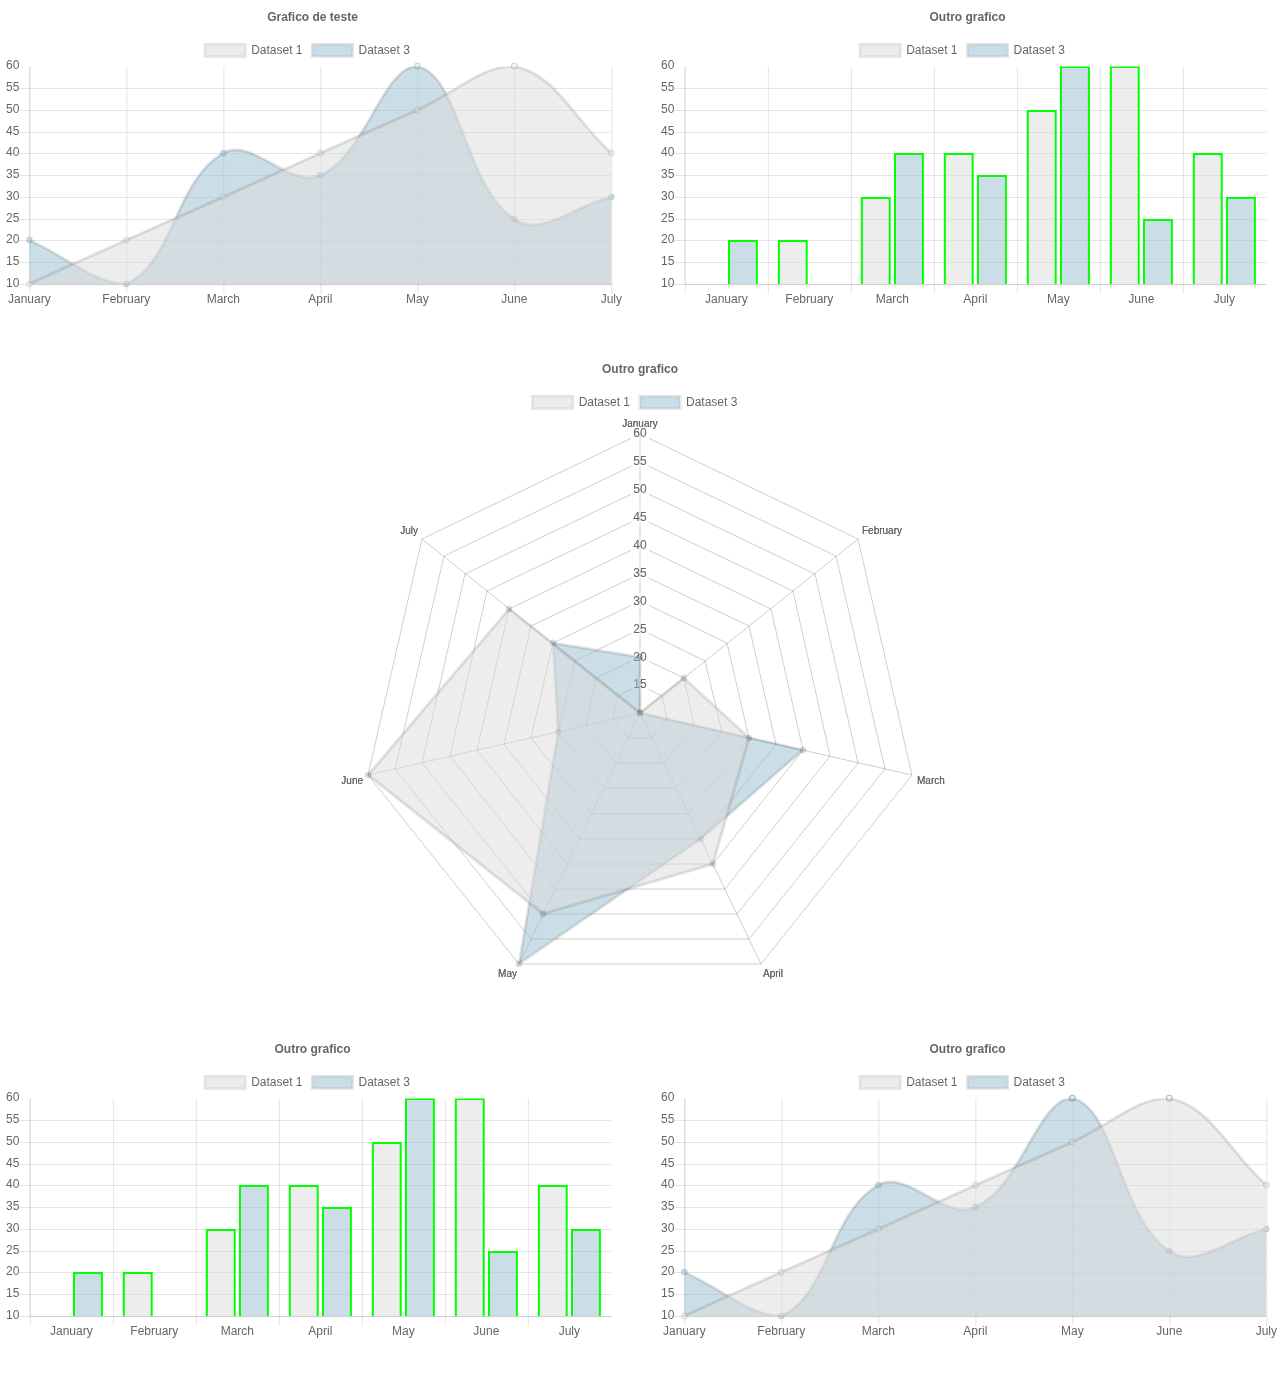
<file: assets/index.html>
<!DOCTYPE html>
<html lang="en">
  <head>
    <meta charset="utf-8">
    <meta http-equiv="X-UA-Compatible" content="IE=edge">
    <meta name="viewport" content="width=device-width, initial-scale=1">
    <!-- The above 3 meta tags *must* come first in the head; any other head content must come *after* these tags -->
    <title>Bootstrap 101 Template</title>

    <!-- Bootstrap -->
    <link rel="stylesheet" href="https://maxcdn.bootstrapcdn.com/bootstrap/3.3.7/css/bootstrap.min.css" integrity="sha384-BVYiiSIFeK1dGmJRAkycuHAHRg32OmUcww7on3RYdg4Va+PmSTsz/K68vbdEjh4u" crossorigin="anonymous">

    <script src="https://ajax.googleapis.com/ajax/libs/jquery/1.12.4/jquery.min.js"></script>

    <script src="Chart.min.js"></script>
    <script src="grafico.js"></script>

    <style>
      .linha{
        margin-bottom: 4rem;
      }
    </style>

  </head>
  <body>
    
<div class="row linha">
  <!-- Bloco de um grafico -->
  <!-- ////////////////////////////////////////////////////////////////// -->
  <div>
    <canvas id="grafico1"></canvas>
    <script>geraGrafico(6,"Grafico de teste","line","grafico1");</script>
  </div>
  <!-- //////////////////////////////////////////////////////////////////// -->
    
  <!-- Bloco de um grafico -->
  <!-- ////////////////////////////////////////////////////////////////// -->
  <div>
    <canvas id="grafico2"></canvas>
    <script>geraGrafico(6,"Outro grafico","bar","grafico2");</script>
  </div>
  <!-- //////////////////////////////////////////////////////////////////// -->

 
</div>

<div class="row linha">
   <!-- Bloco de um grafico -->
  <!-- ////////////////////////////////////////////////////////////////// -->
  <div>
    <canvas id="grafico5"></canvas>
    <script>geraGrafico(12,"Outro grafico","radar","grafico5");</script>
  </div>
  <!-- //////////////////////////////////////////////////////////////////// -->
</div>

<div class="row linha">
   <!-- Bloco de um grafico -->
  <!-- ////////////////////////////////////////////////////////////////// -->
  <div>
    <canvas id="grafico3"></canvas>
    <script>geraGrafico(6,"Outro grafico","bar","grafico3");</script>
  </div>
  <!-- //////////////////////////////////////////////////////////////////// -->

  <!-- Bloco de um grafico -->
  <!-- ////////////////////////////////////////////////////////////////// -->
  <div>
    <canvas id="grafico4"></canvas>
    <script>geraGrafico(6,"Outro grafico","line","grafico4");</script>
  </div>
  <!-- //////////////////////////////////////////////////////////////////// -->

</div>

    <!-- Include all compiled plugins (below), or include individual files as needed -->
    <script src="https://maxcdn.bootstrapcdn.com/bootstrap/3.3.7/js/bootstrap.min.js" integrity="sha384-Tc5IQib027qvyjSMfHjOMaLkfuWVxZxUPnCJA7l2mCWNIpG9mGCD8wGNIcPD7Txa" crossorigin="anonymous"></script>

    
    
  </body>
</html>
</file>
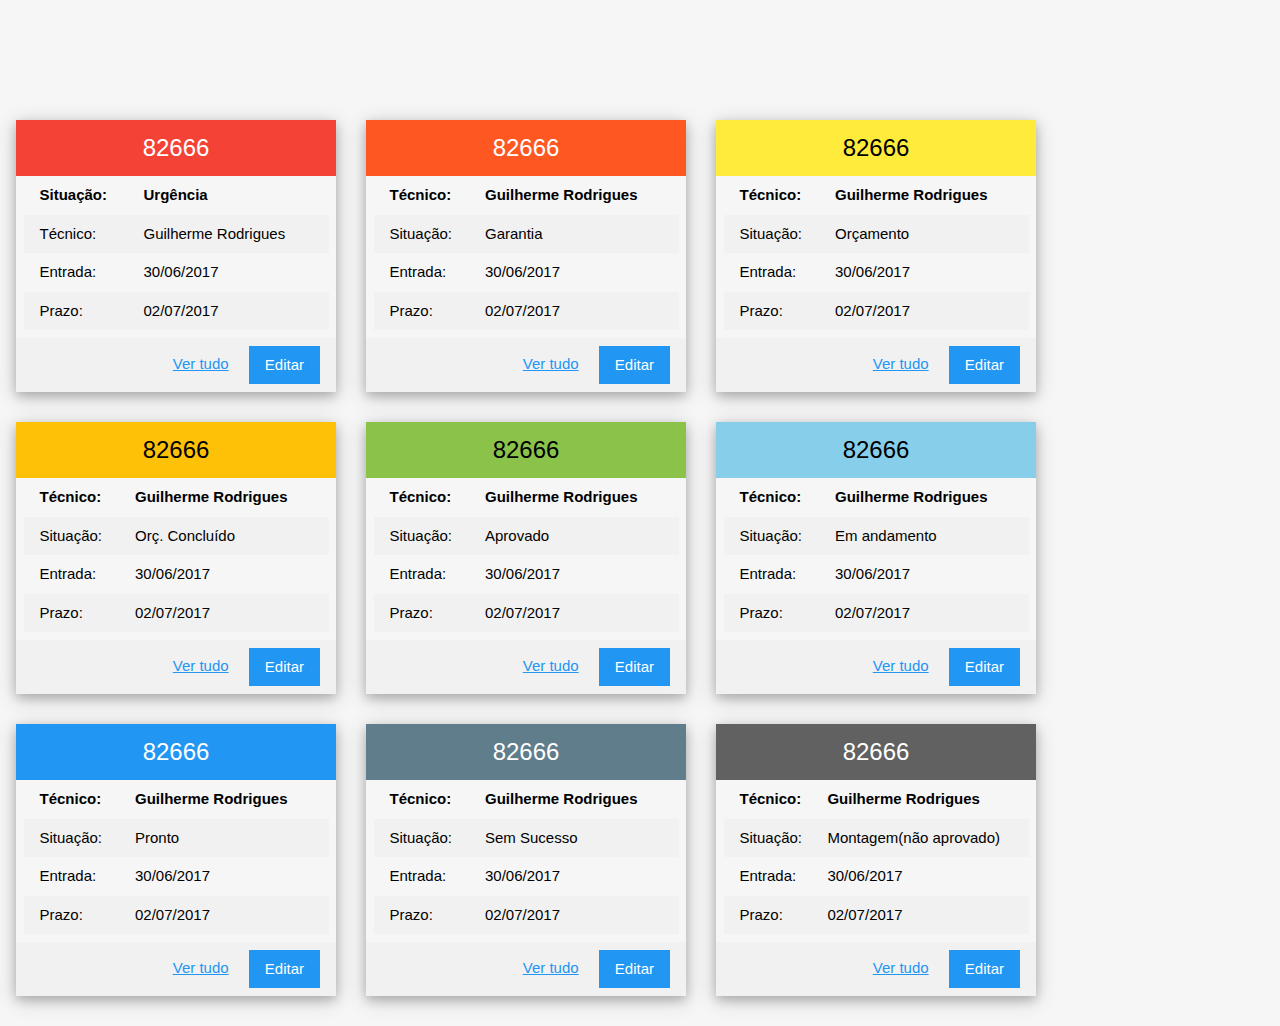
<file: views/cores-fases.html>
<!DOCTYPE html>
<html lang="pt-br">
<head>
    <meta charset="UTF-8">
    <meta name="viewport" content="width=device-width, initial-scale=1.0">
    <meta http-equiv="X-UA-Compatible" content="ie=edge">
    <title>Document</title>
    <link rel="stylesheet" href="../assets/css/w3.css">
    <link rel="stylesheet" href="../assets/css/estilo.css">
    <link rel="stylesheet" href="../assets/fonts/font-awesome/css/font-awesome.min.css">
</head>

<body>

    

    <main>

        <div class="w3-container">
                <div class="card-ordem w3-card-4"><!-- inicio .card-ordem -->
                    <div class="card-ordem-head w3-red"><h3>82666</h3></div>
                    <div class="card-ordem-body">
                        <table class="w3-table w3-striped">
                            <tr style="font-weight:bold;">
                                <td>Situação:</td>
                                <td>Urgência</td>
                            </tr>
                            <tr>
                                <td>Técnico:</td>
                                <td>Guilherme Rodrigues</td>
                            </tr>
                            <tr>
                                <td>Entrada:</td>
                                <td>30/06/2017</td>
                            </tr>
                            <tr>
                                <td>Prazo:</td>
                                <td>02/07/2017</td>
                            </tr>
                        </table>
                    </div>
                    <div class="card-ordem-footer w3-light-grey w3-padding">
                        <a href="index.php?req=controller_ver-ordem" class="w3-text-blue">Ver tudo</a>
                        <a href="index.php?req=controller_editar-ordem" class="w3-button w3-blue w3-margin-left">Editar</a>
                    </div>
                </div><!-- fim .card-ordem -->  
                
                <div class="card-ordem w3-card-4"><!-- inicio .card-ordem -->
                    <div class="card-ordem-head w3-deep-orange"><h3>82666</h3></div>
                    <div class="card-ordem-body">
                        <table class="w3-table w3-striped">
                            <tr>
                                <td>Técnico:</td>
                                <td>Guilherme Rodrigues</td>
                            </tr>
                            <tr>
                                <td>Situação:</td>
                                <td>Garantia</td>
                            </tr>
                            <tr>
                                <td>Entrada:</td>
                                <td>30/06/2017</td>
                            </tr>
                            <tr>
                                <td>Prazo:</td>
                                <td>02/07/2017</td>
                            </tr>
                        </table>
                    </div>
                    <div class="card-ordem-footer w3-light-grey w3-padding">
                        <a href="index.php?req=controller_ver-ordem" class="w3-text-blue">Ver tudo</a>
                        <a href="index.php?req=controller_editar-ordem" class="w3-button w3-blue w3-margin-left">Editar</a>
                    </div>
                </div><!-- fim .card-ordem -->

                
            <div class="card-ordem w3-card-4"><!-- inicio .card-ordem -->
                    <div class="card-ordem-head w3-yellow"><h3>82666</h3></div>
                    <div class="card-ordem-body">
                        <table class="w3-table w3-striped">
                            <tr>
                                <td>Técnico:</td>
                                <td>Guilherme Rodrigues</td>
                            </tr>
                            <tr>
                                <td>Situação:</td>
                                <td>Orçamento</td>
                            </tr>
                            <tr>
                                <td>Entrada:</td>
                                <td>30/06/2017</td>
                            </tr>
                            <tr>
                                <td>Prazo:</td>
                                <td>02/07/2017</td>
                            </tr>
                        </table>
                    </div>
                    <div class="card-ordem-footer w3-light-grey w3-padding">
                        <a href="index.php?req=controller_ver-ordem" class="w3-text-blue">Ver tudo</a>
                        <a href="index.php?req=controller_editar-ordem" class="w3-button w3-blue w3-margin-left">Editar</a>
                    </div>
                </div><!-- fim .card-ordem -->

                <div class="card-ordem w3-card-4"><!-- inicio .card-ordem -->
                    <div class="card-ordem-head w3-amber"><h3>82666</h3></div>
                    <div class="card-ordem-body">
                        <table class="w3-table w3-striped">
                            <tr>
                                <td>Técnico:</td>
                                <td>Guilherme Rodrigues</td>
                            </tr>
                            <tr>
                                <td>Situação:</td>
                                <td>Orç. Concluído</td>
                            </tr>
                            <tr>
                                <td>Entrada:</td>
                                <td>30/06/2017</td>
                            </tr>
                            <tr>
                                <td>Prazo:</td>
                                <td>02/07/2017</td>
                            </tr>
                        </table>
                    </div>
                    <div class="card-ordem-footer w3-light-grey w3-padding">
                        <a href="index.php?req=controller_ver-ordem" class="w3-text-blue">Ver tudo</a>
                        <a href="index.php?req=controller_editar-ordem" class="w3-button w3-blue w3-margin-left">Editar</a>
                    </div>
                </div><!-- fim .card-ordem -->

                <div class="card-ordem w3-card-4"><!-- inicio .card-ordem -->
                    <div class="card-ordem-head w3-light-green"><h3>82666</h3></div>
                    <div class="card-ordem-body">
                        <table class="w3-table w3-striped">
                            <tr>
                                <td>Técnico:</td>
                                <td>Guilherme Rodrigues</td>
                            </tr>
                            <tr>
                                <td>Situação:</td>
                                <td>Aprovado</td>
                            </tr>
                            <tr>
                                <td>Entrada:</td>
                                <td>30/06/2017</td>
                            </tr>
                            <tr>
                                <td>Prazo:</td>
                                <td>02/07/2017</td>
                            </tr>
                        </table>
                    </div>
                    <div class="card-ordem-footer w3-light-grey w3-padding">
                        <a href="index.php?req=controller_ver-ordem" class="w3-text-blue">Ver tudo</a>
                        <a href="index.php?req=controller_editar-ordem" class="w3-button w3-blue w3-margin-left">Editar</a>
                    </div>
                </div><!-- fim .card-ordem -->

                <div class="card-ordem w3-card-4"><!-- inicio .card-ordem -->
                    <div class="card-ordem-head w3-light-blue"><h3>82666</h3></div>
                    <div class="card-ordem-body">
                        <table class="w3-table w3-striped">
                            <tr>
                                <td>Técnico:</td>
                                <td>Guilherme Rodrigues</td>
                            </tr>
                            <tr>
                                <td>Situação:</td>
                                <td>Em andamento</td>
                            </tr>
                            <tr>
                                <td>Entrada:</td>
                                <td>30/06/2017</td>
                            </tr>
                            <tr>
                                <td>Prazo:</td>
                                <td>02/07/2017</td>
                            </tr>
                        </table>
                    </div>
                    <div class="card-ordem-footer w3-light-grey w3-padding">
                        <a href="index.php?req=controller_ver-ordem" class="w3-text-blue">Ver tudo</a>
                        <a href="index.php?req=controller_editar-ordem" class="w3-button w3-blue w3-margin-left">Editar</a>
                    </div>
                </div><!-- fim .card-ordem -->

                <div class="card-ordem w3-card-4"><!-- inicio .card-ordem -->
                    <div class="card-ordem-head w3-blue"><h3>82666</h3></div>
                    <div class="card-ordem-body">
                        <table class="w3-table w3-striped">
                            <tr>
                                <td>Técnico:</td>
                                <td>Guilherme Rodrigues</td>
                            </tr>
                            <tr>
                                <td>Situação:</td>
                                <td>Pronto</td>
                            </tr>
                            <tr>
                                <td>Entrada:</td>
                                <td>30/06/2017</td>
                            </tr>
                            <tr>
                                <td>Prazo:</td>
                                <td>02/07/2017</td>
                            </tr>
                        </table>
                    </div>
                    <div class="card-ordem-footer w3-light-grey w3-padding">
                        <a href="index.php?req=controller_ver-ordem" class="w3-text-blue">Ver tudo</a>
                        <a href="index.php?req=controller_editar-ordem" class="w3-button w3-blue w3-margin-left">Editar</a>
                    </div>
                </div><!-- fim .card-ordem -->

                <div class="card-ordem w3-card-4"><!-- inicio .card-ordem -->
                    <div class="card-ordem-head w3-blue-grey"><h3>82666</h3></div>
                    <div class="card-ordem-body">
                        <table class="w3-table w3-striped">
                            <tr>
                                <td>Técnico:</td>
                                <td>Guilherme Rodrigues</td>
                            </tr>
                            <tr>
                                <td>Situação:</td>
                                <td>Sem Sucesso</td>
                            </tr>
                            <tr>
                                <td>Entrada:</td>
                                <td>30/06/2017</td>
                            </tr>
                            <tr>
                                <td>Prazo:</td>
                                <td>02/07/2017</td>
                            </tr>
                        </table>
                    </div>
                    <div class="card-ordem-footer w3-light-grey w3-padding">
                        <a href="index.php?req=controller_ver-ordem" class="w3-text-blue">Ver tudo</a>
                        <a href="index.php?req=controller_editar-ordem" class="w3-button w3-blue w3-margin-left">Editar</a>
                    </div>
                </div><!-- fim .card-ordem -->

                <div class="card-ordem w3-card-4"><!-- inicio .card-ordem -->
                    <div class="card-ordem-head w3-dark-grey"><h3>82666</h3></div>
                    <div class="card-ordem-body">
                        <table class="w3-table w3-striped">
                            <tr>
                                <td>Técnico:</td>
                                <td>Guilherme Rodrigues</td>
                            </tr>
                            <tr>
                                <td>Situação:</td>
                                <td>Montagem(não aprovado)</td>
                            </tr>
                            <tr>
                                <td>Entrada:</td>
                                <td>30/06/2017</td>
                            </tr>
                            <tr>
                                <td>Prazo:</td>
                                <td>02/07/2017</td>
                            </tr>
                        </table>
                    </div>
                    <div class="card-ordem-footer w3-light-grey w3-padding">
                        <a href="index.php?req=controller_ver-ordem" class="w3-text-blue">Ver tudo</a>
                        <a href="index.php?req=controller_editar-ordem" class="w3-button w3-blue w3-margin-left">Editar</a>
                    </div>
                </div><!-- fim .card-ordem -->

               
        </div>
        
    </main>

    
</body>
</html>
</file>
<file: assets/css/estilo.css>
*{
    margin:         0px;
    padding:        0px;
    box-sizing:     border-box;
}

body{
    background-color: #F6F6F6;
}

.area{
    width: 90vw;
    margin: auto;
}

.top-container{
    width: 100vw;
    height: auto;
    float: left;
    background-color: #3D7BE5;
}

.logo-container{
    height: 40px;
    display: block;
    color: #F6F6F6;
}

.logo-container button{
    height: 100%;
}

.logo-container h2{
    display: inline-block;
    position: relative;
    bottom: calc(50% - 12px);
    font-size: 24px;
}

.menu-container{
    height: 65px;
    background-color: #19212A;
    display: block;
}

nav{
    height: 100%;
    color: #F6F6F6;
}

nav a{
    height: 100%;
}

nav .nav-hover{
    padding: 0px !important;
    height: 100%;
}

 main{
    position: relative;
    top: 120px;
    flex: left;
 }

.accordion-situacao + .accordion-situacao{
     margin-top: 2rem;
 }

.accordion-situacao table tr{
     cursor: pointer;
 }

 .search-form{
    margin-top: 2rem;
    margin-bottom: 2rem;
 }

 .search-form button{
     margin-top: 22px;
     margin-left: 0.5rem;
 }

 .card-ordem,
 .card-tecnico{
     width: 320px;
     height: auto;
     float: left;
     margin-bottom: 2rem;
     margin-right: 2rem;
 }

 .card-ordem .card-ordem-head,
 .card-tecnico .card-tecnico-head{
    width: 100%;
    text-align: center;
    float: left;
 }

 .card-tecnico .card-tecnico-head{
    text-align: left;
    padding-left: 1rem;
 }
 .card-ordem .card-ordem-body{
     width: 100%;
     padding: 0.5rem;
 }

.card-ordem-body table tr:first-child{
    font-weight: bold;
}

 .card-ordem .card-ordem-footer,
 .card-tecnico .card-tecnico-footer{
     width: 100%;
    text-align: right;
 }

 .folha-ordem,
 .folha-edit{
     width: 45vw;
     height: auto;
     padding: 1rem;
     float: left;
 }

 .folha-ordem table{
     width: 100%;
     margin-top: 2rem; 
 }

 .folha-ordem table tr td:first-child{
     font-weight: bold;
 }

 .folha-ordem textarea{
   width: 100%;
   height: 100px;
   position: relative;
   top: -1.5rem;
   resize: none;
   border: none;
   background-color: rgba(0, 0, 0, 0);
   color: black;
}

.folha-edit label{
    font-weight: bold;
}
.folha-edit textarea{
    width: 100%;
    height: 100px;
    resize: none;
    padding: 1rem;
}

.folha-ordem .w3-panel p:first-child{
    font-weight: bold;
}

.container-home-tecnico{
    margin-top: 2rem;
}

.card-status{
    width: 250px;
    float: left;
    cursor: pointer;
    margin-bottom: 2rem;
    margin-right: 2rem;
}

.card-status-head{
    width: 100%;
    text-align: center;
    float: left;
} 

.card-status-body{
    text-align: center;
    font-size: 72px;
    padding: 1rem; 
}

.card-status-body a{
    position: relative;
    width: 100%;
    height: 100%;
}
</file>
